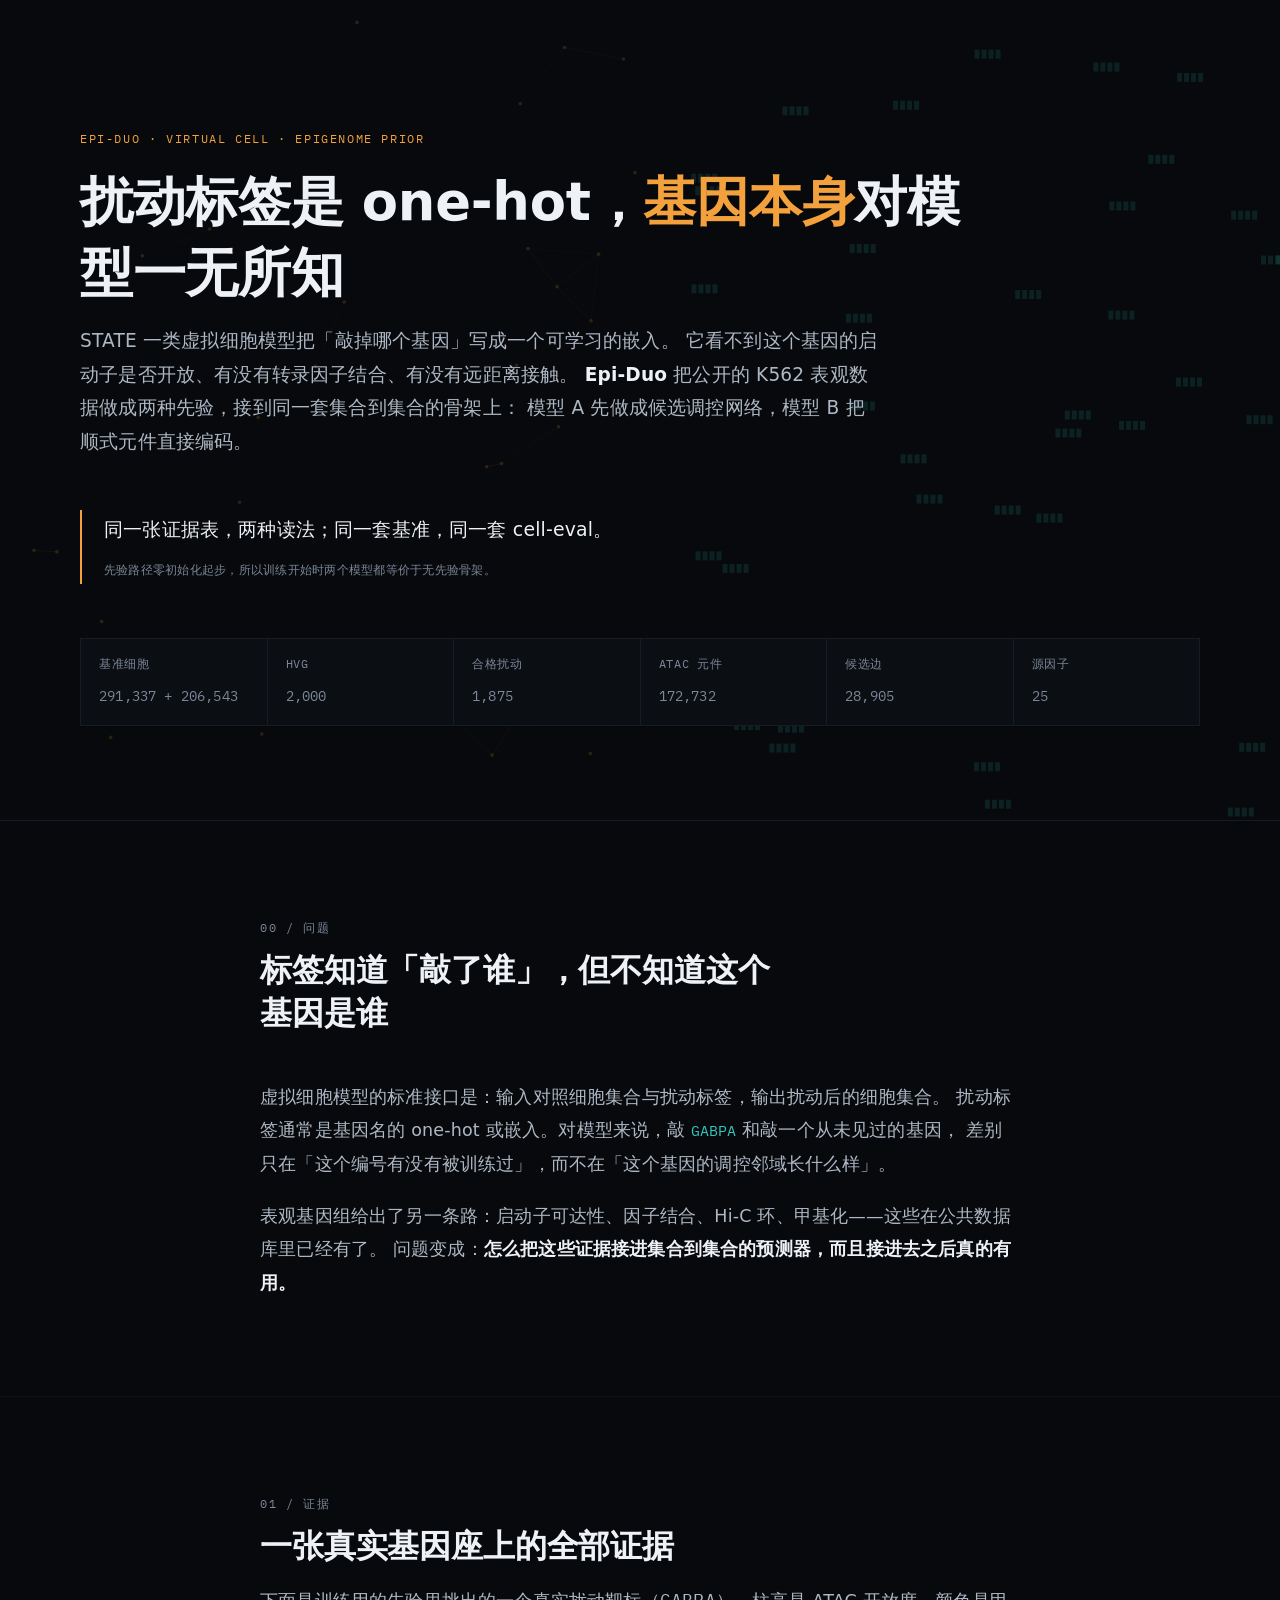
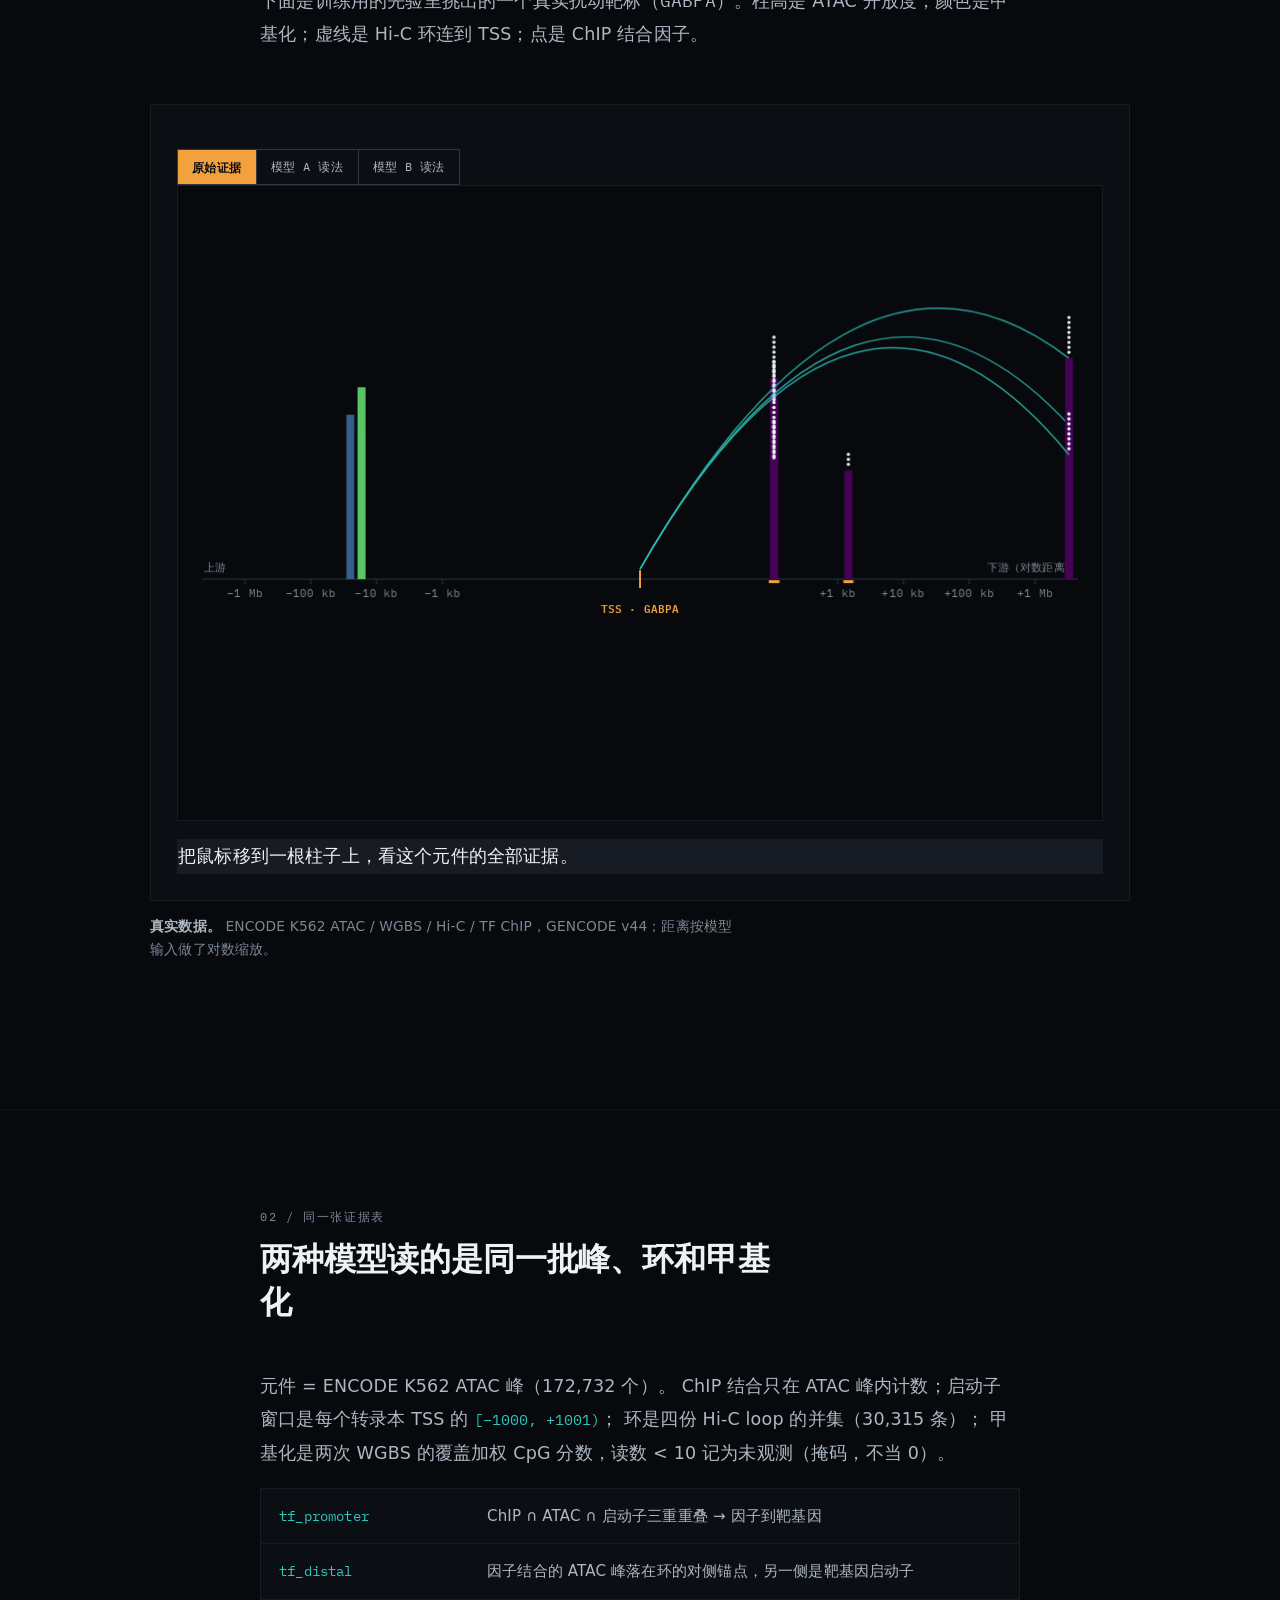
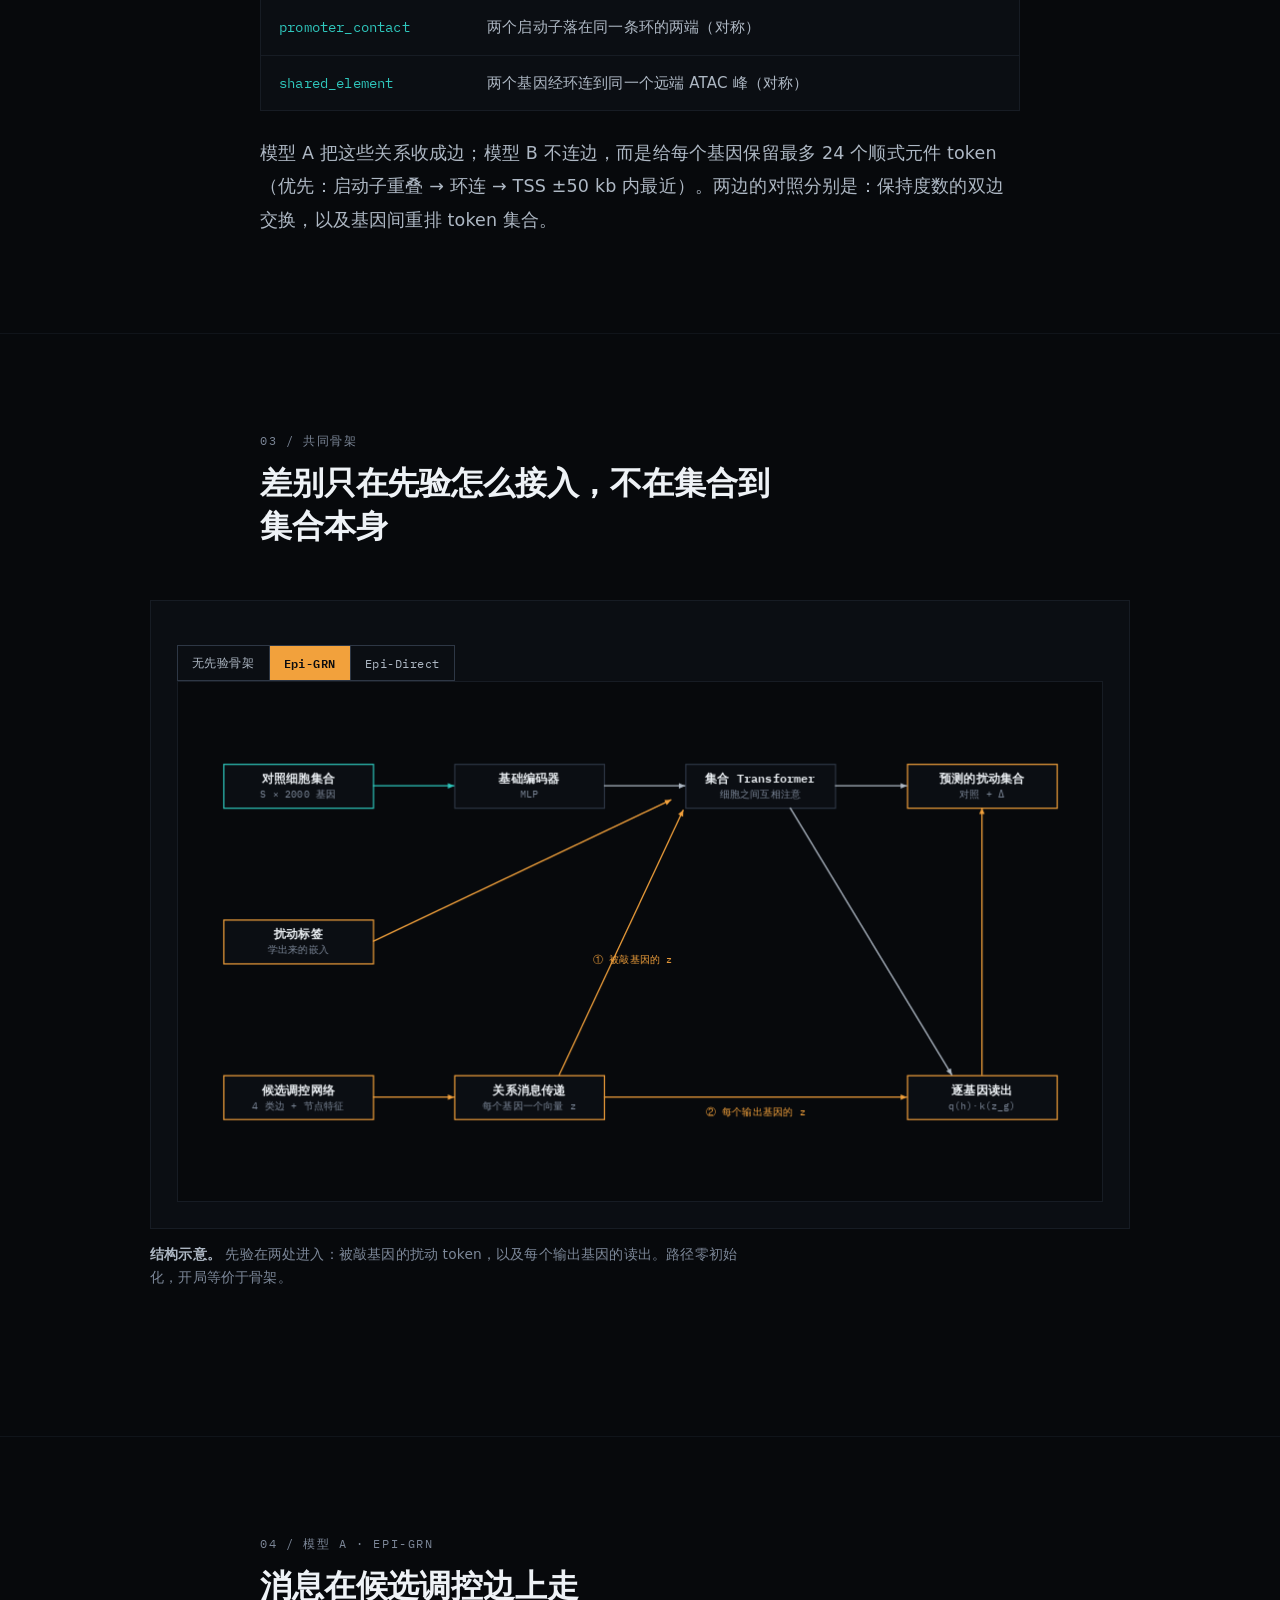
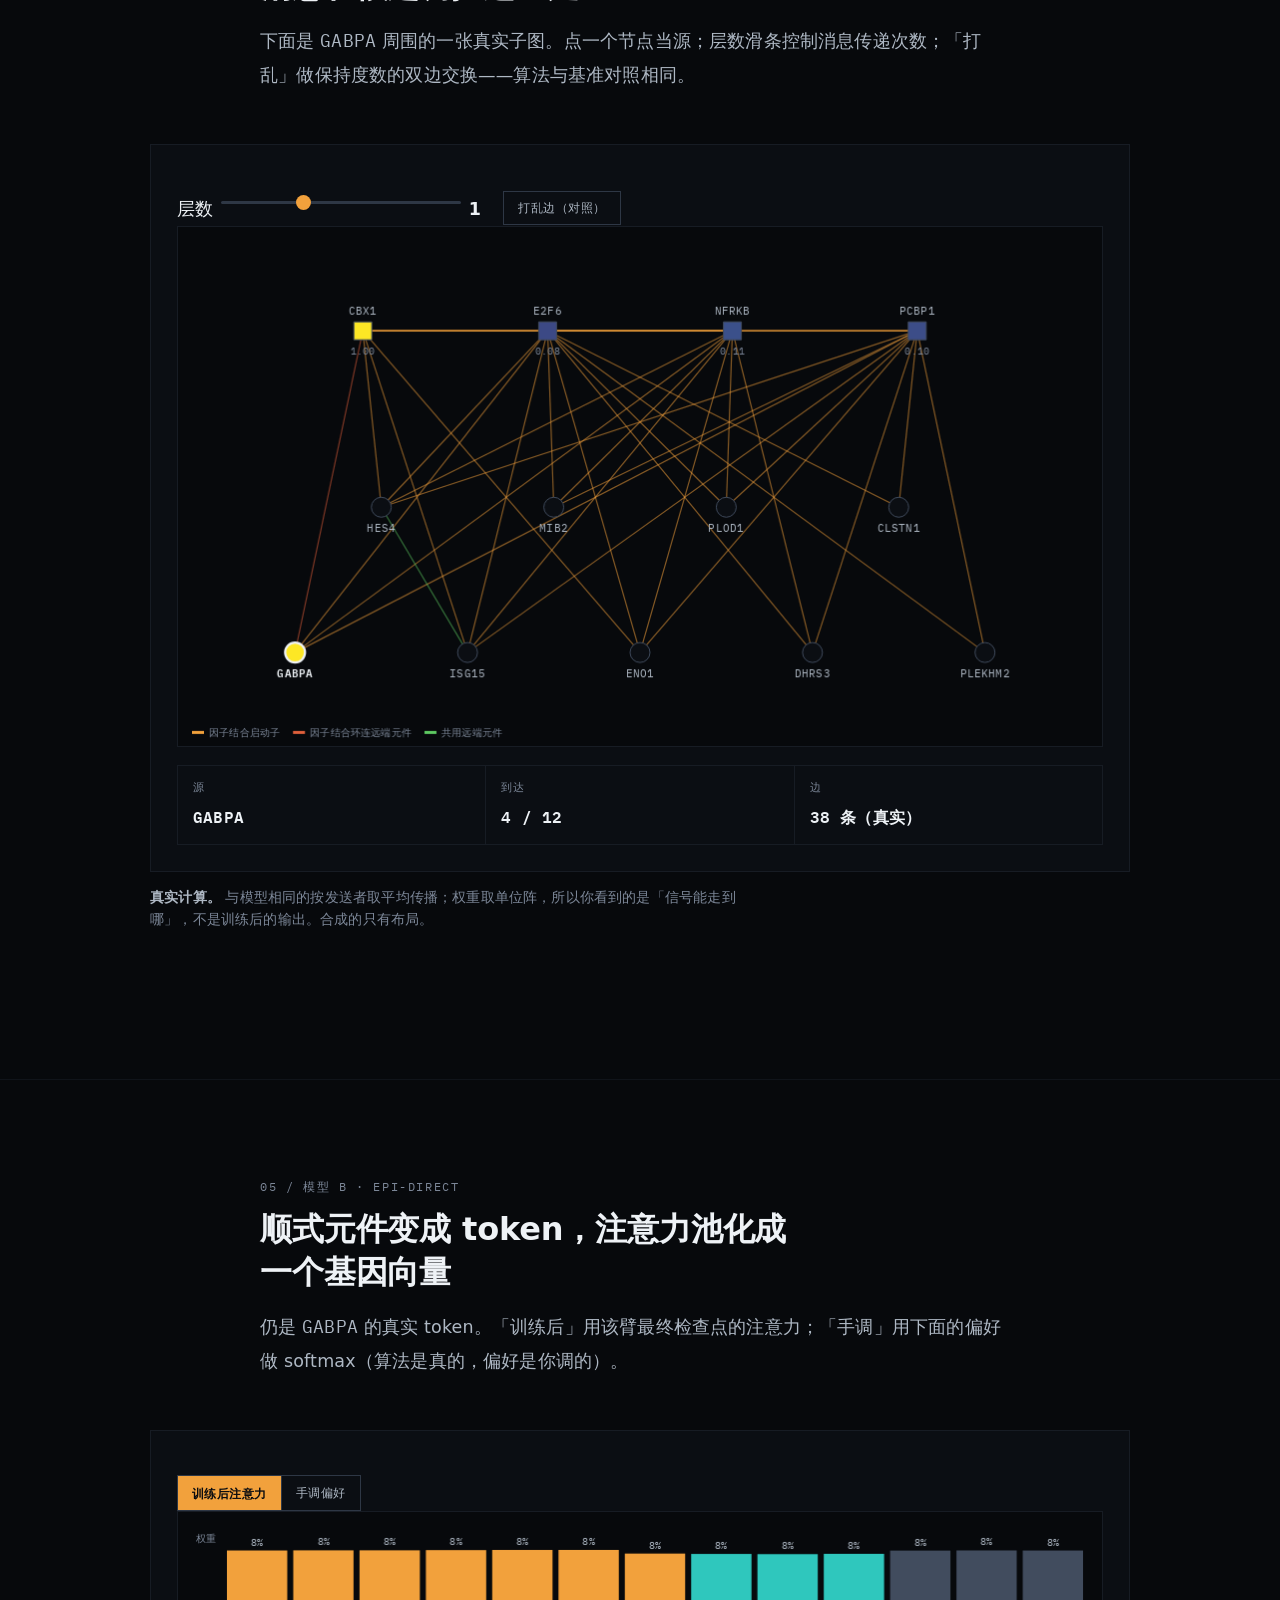
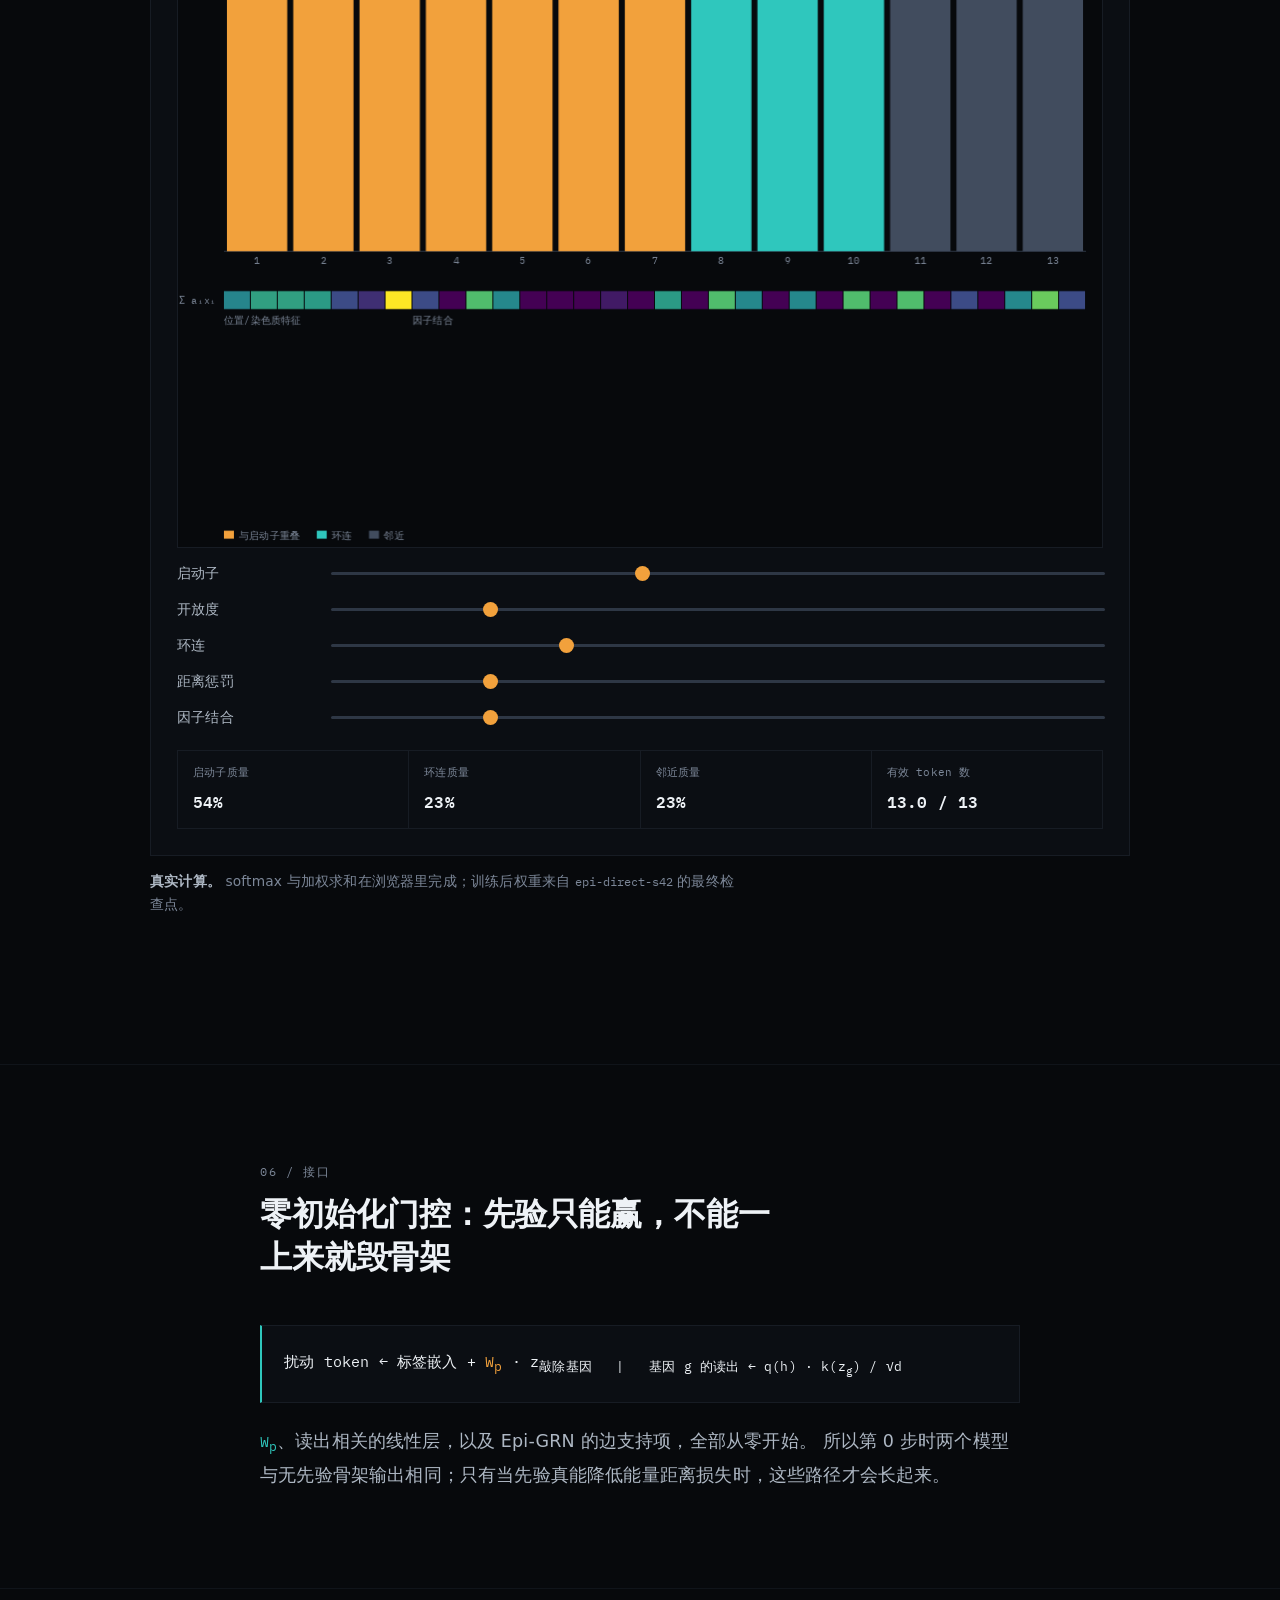
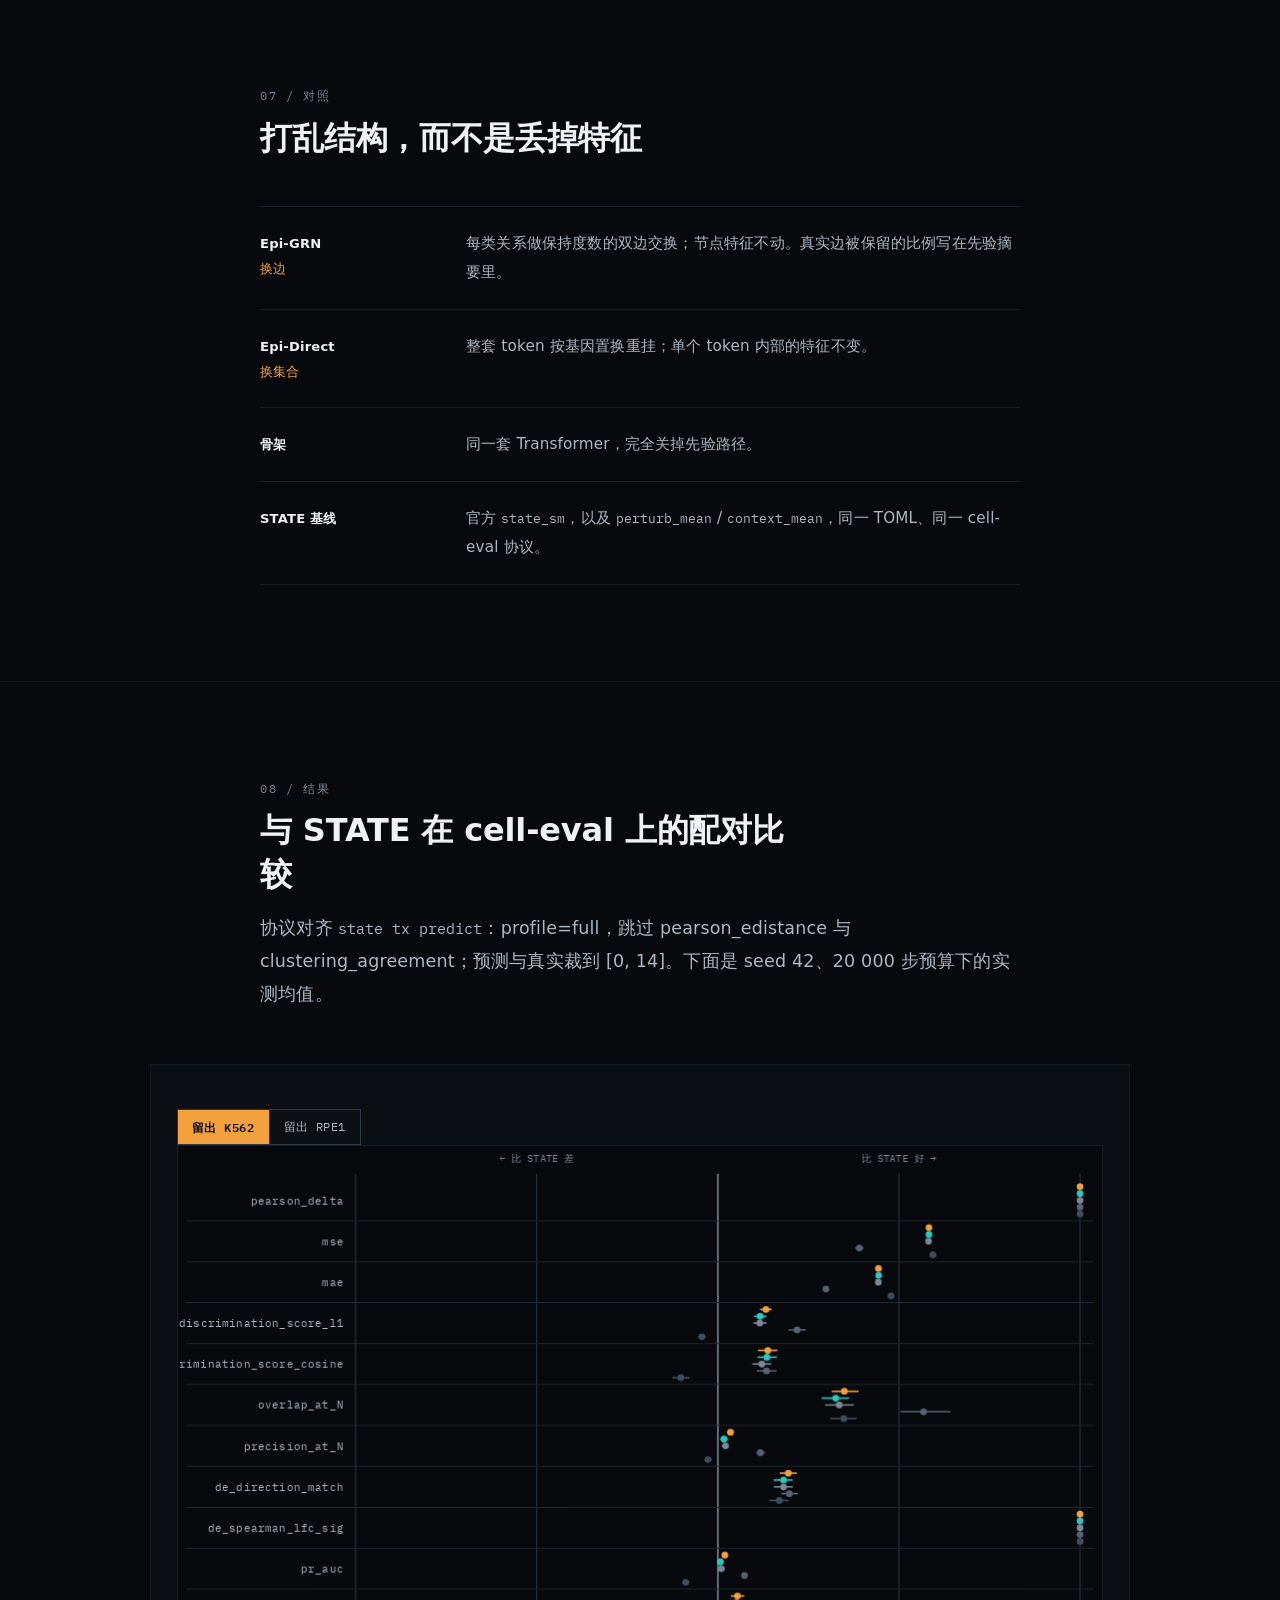
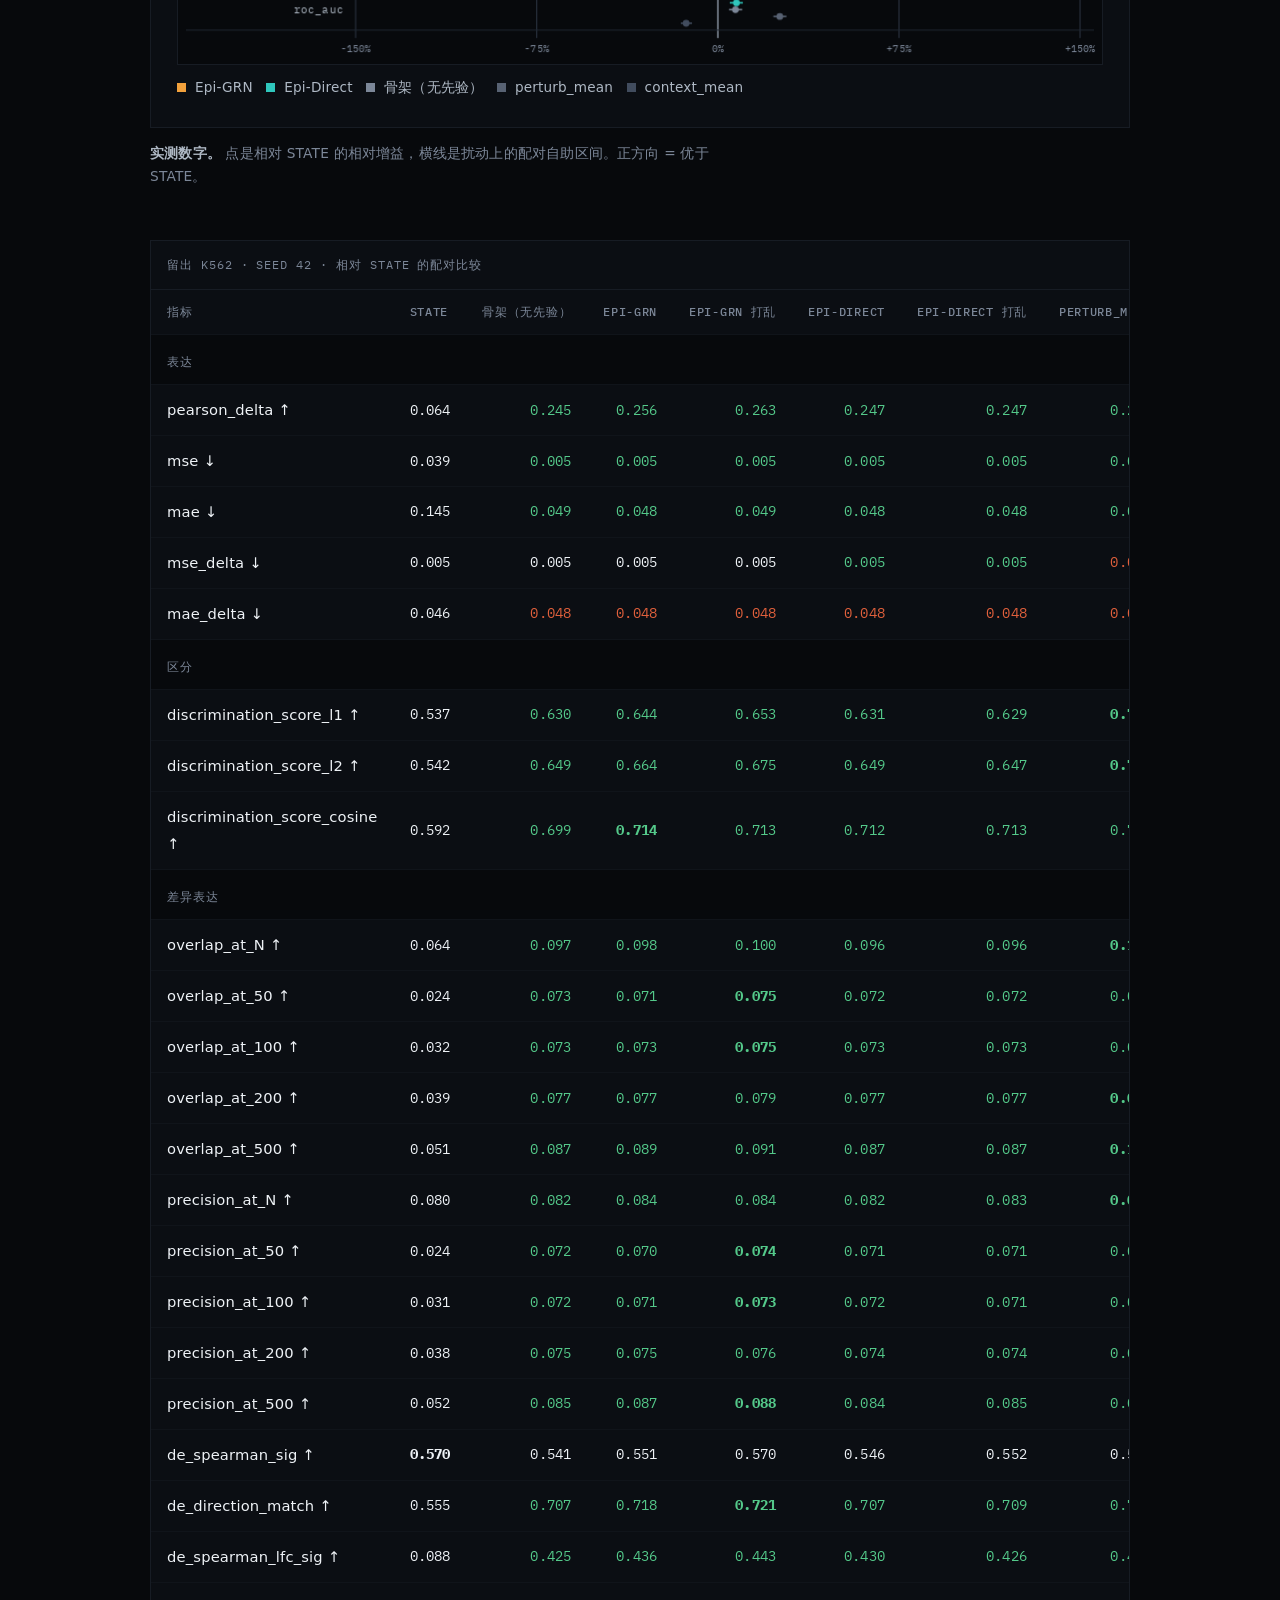
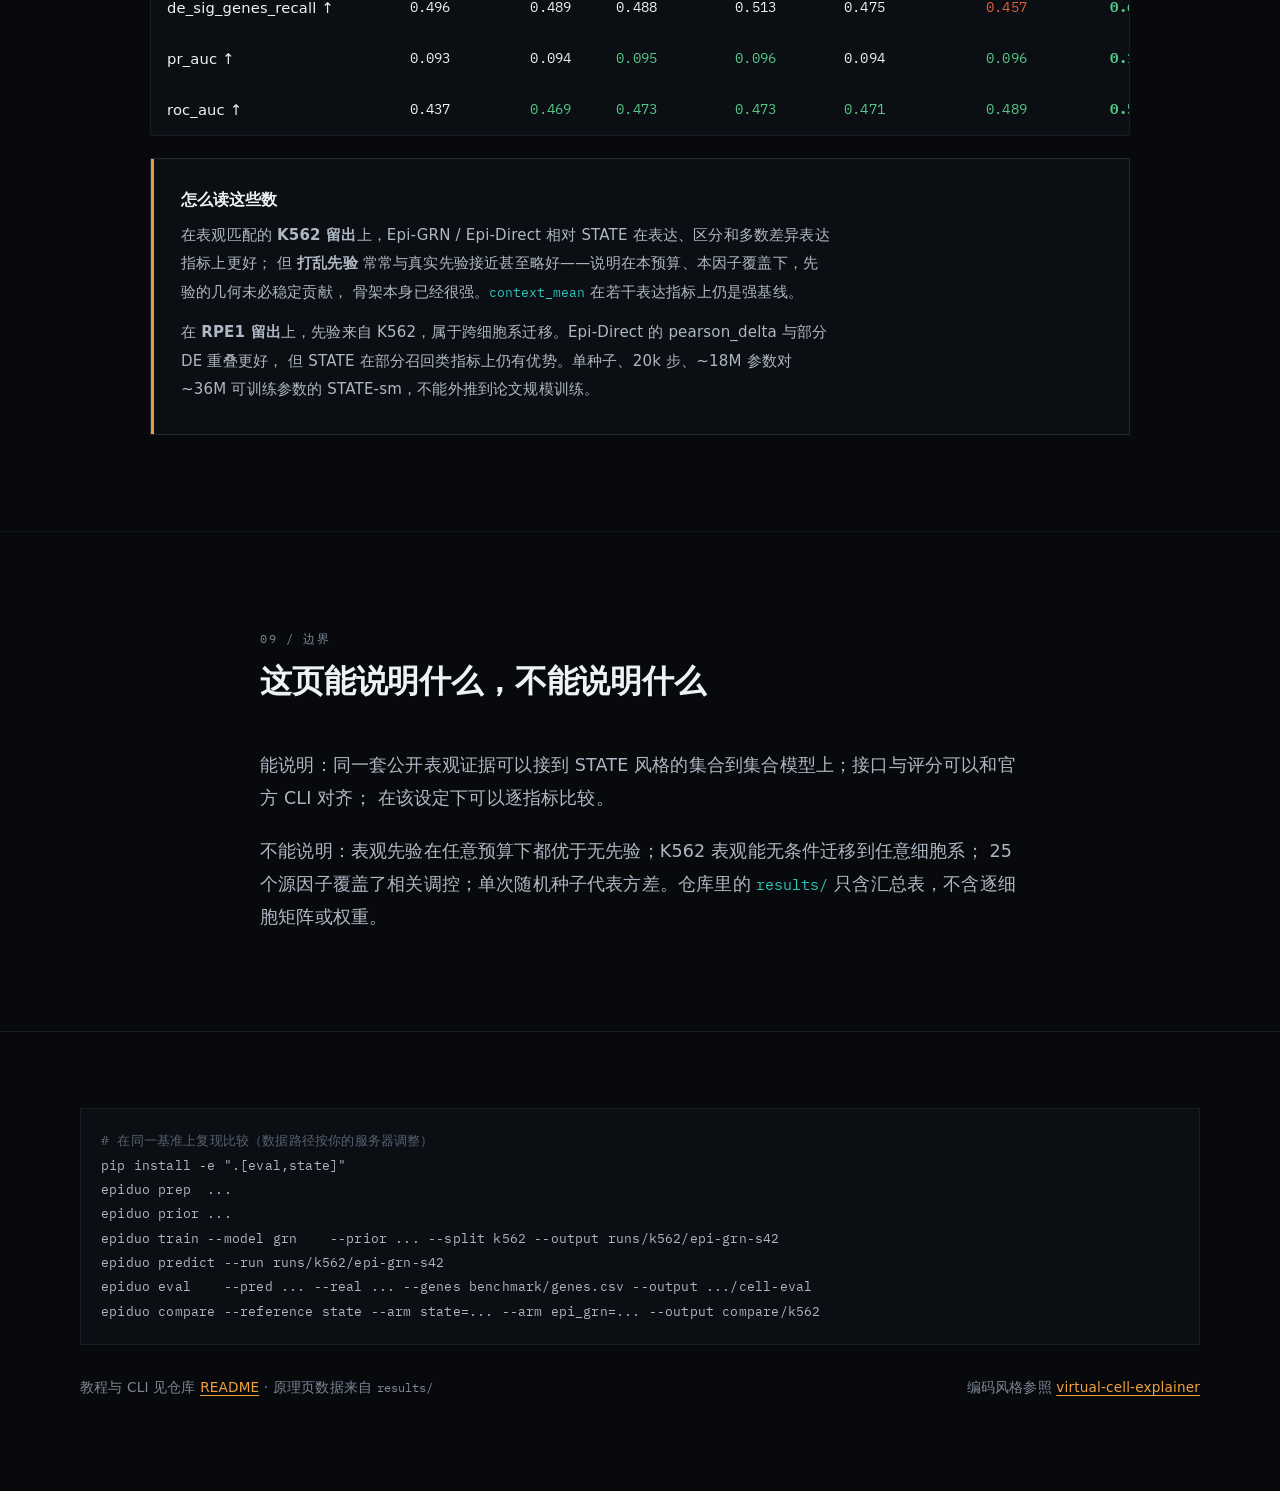
<file: docs/index.html>
<!DOCTYPE html>
<html lang="zh-CN">
<head>
<meta charset="utf-8">
<meta name="viewport" content="width=device-width, initial-scale=1, viewport-fit=cover">
<title>Epi-Duo：两条把表观证据送进虚拟细胞的路</title>
<meta name="description" content="同一张表观证据表，两种读法：先做成调控网络再输入，或把顺式元件直接编码。与 STATE 在同一 Replogle 基准、同一 cell-eval 协议下比较。">
<link rel="preconnect" href="https://fonts.googleapis.com">
<link rel="preconnect" href="https://fonts.gstatic.com" crossorigin>
<link href="https://fonts.googleapis.com/css2?family=IBM+Plex+Mono:wght@400;500;600&display=swap" rel="stylesheet">
<link rel="stylesheet" href="styles.css">
</head>
<body>
<a class="skip" href="#main">跳到正文</a>

<header class="masthead">
  <canvas id="heroField" aria-hidden="true"></canvas>
  <div class="wrap">
    <p class="eyebrow">Epi-Duo · virtual cell · epigenome prior</p>
    <h1>扰动标签是 one-hot，<em>基因本身</em>对模型一无所知</h1>
    <p class="lede">
      STATE 一类虚拟细胞模型把「敲掉哪个基因」写成一个可学习的嵌入。
      它看不到这个基因的启动子是否开放、有没有转录因子结合、有没有远距离接触。
      <strong>Epi-Duo</strong> 把公开的 K562 表观数据做成两种先验，接到同一套集合到集合的骨架上：
      模型 A 先做成候选调控网络，模型 B 把顺式元件直接编码。
    </p>
    <p class="claim">
      同一张证据表，两种读法；同一套基准，同一套 cell-eval。<br>
      <small>先验路径零初始化起步，所以训练开始时两个模型都等价于无先验骨架。</small>
    </p>
    <dl class="facts">
      <div class="fact"><dt>基准细胞</dt><dd><span data-fill="benchmark.cells.k562">—</span><span> + </span><span data-fill="benchmark.cells.rpe1">—</span></dd></div>
      <div class="fact"><dt>HVG</dt><dd><span data-fill="benchmark.hvg">—</span></dd></div>
      <div class="fact"><dt>合格扰动</dt><dd><span data-fill="benchmark.eligible">—</span></dd></div>
      <div class="fact"><dt>ATAC 元件</dt><dd><span data-fill="prior.atac">—</span></dd></div>
      <div class="fact"><dt>候选边</dt><dd><span id="edgeTotal">—</span></dd></div>
      <div class="fact"><dt>源因子</dt><dd><span data-fill="prior.factors">—</span></dd></div>
    </dl>
  </div>
</header>

<main id="main">

<section>
  <div class="col">
    <div class="sec-head" data-reveal>
      <span class="sec-num">00 / 问题</span>
      <h2>标签知道「敲了谁」，但不知道这个基因是谁</h2>
    </div>
    <div class="prose" data-reveal>
      <p>
        虚拟细胞模型的标准接口是：输入对照细胞集合与扰动标签，输出扰动后的细胞集合。
        扰动标签通常是基因名的 one-hot 或嵌入。对模型来说，敲 <code>GABPA</code> 和敲一个从未见过的基因，
        差别只在「这个编号有没有被训练过」，而不在「这个基因的调控邻域长什么样」。
      </p>
      <p>
        表观基因组给出了另一条路：启动子可达性、因子结合、Hi-C 环、甲基化——这些在公共数据库里已经有了。
        问题变成：<strong>怎么把这些证据接进集合到集合的预测器，而且接进去之后真的有用。</strong>
      </p>
    </div>
  </div>
</section>

<section>
  <div class="col-wide">
    <div class="sec-head col" data-reveal>
      <span class="sec-num">01 / 证据</span>
      <h2>一张真实基因座上的全部证据</h2>
      <p>下面是训练用的先验里挑出的一个真实扰动靶标（<span class="mono" data-fill="example.gene">—</span>）。柱高是 ATAC 开放度，颜色是甲基化；虚线是 Hi-C 环连到 TSS；点是 ChIP 结合因子。</p>
    </div>
    <figure class="fig" data-reveal>
      <div class="fig__frame">
        <div class="ctl-row">
          <div class="seg">
            <button type="button" class="btn" id="locusRaw" aria-pressed="true">原始证据</button>
            <button type="button" class="btn" id="locusGrn" aria-pressed="false">模型 A 读法</button>
            <button type="button" class="btn" id="locusDirect" aria-pressed="false">模型 B 读法</button>
          </div>
        </div>
        <canvas id="locus" class="field tall" width="980" height="560"></canvas>
        <p class="readout" id="locusInfo">把鼠标移到一根柱子上，看这个元件的全部证据。</p>
      </div>
      <figcaption><b>真实数据。</b> ENCODE K562 ATAC / WGBS / Hi-C / TF ChIP，GENCODE v44；距离按模型输入做了对数缩放。</figcaption>
    </figure>
  </div>
</section>

<section>
  <div class="col">
    <div class="sec-head" data-reveal>
      <span class="sec-num">02 / 同一张证据表</span>
      <h2>两种模型读的是同一批峰、环和甲基化</h2>
    </div>
    <div class="prose" data-reveal>
      <p>
        元件 = ENCODE K562 ATAC 峰（<span data-fill="prior.atac">—</span> 个）。
        ChIP 结合只在 ATAC 峰内计数；启动子窗口是每个转录本 TSS 的 <code>[−1000, +1001)</code>；
        环是四份 Hi-C loop 的并集（<span data-fill="prior.loops">—</span> 条）；
        甲基化是两次 WGBS 的覆盖加权 CpG 分数，读数 &lt; 10 记为未观测（掩码，不当 0）。
      </p>
    </div>
    <ul class="terms" data-reveal>
      <li><span class="k">tf_promoter</span><span class="v">ChIP ∩ ATAC ∩ 启动子三重重叠 → 因子到靶基因</span></li>
      <li><span class="k">tf_distal</span><span class="v">因子结合的 ATAC 峰落在环的对侧锚点，另一侧是靶基因启动子</span></li>
      <li><span class="k">promoter_contact</span><span class="v">两个启动子落在同一条环的两端（对称）</span></li>
      <li><span class="k">shared_element</span><span class="v">两个基因经环连到同一个远端 ATAC 峰（对称）</span></li>
    </ul>
    <div class="prose" data-reveal style="margin-top:26px">
      <p>
        模型 A 把这些关系收成边；模型 B 不连边，而是给每个基因保留最多 24 个顺式元件 token
        （优先：启动子重叠 → 环连 → TSS ±50 kb 内最近）。两边的对照分别是：保持度数的双边交换，以及基因间重排 token 集合。
      </p>
    </div>
  </div>
</section>

<section>
  <div class="col-wide">
    <div class="sec-head col" data-reveal>
      <span class="sec-num">03 / 共同骨架</span>
      <h2>差别只在先验怎么接入，不在集合到集合本身</h2>
    </div>
    <figure class="fig" data-reveal>
      <div class="fig__frame">
        <div class="ctl-row">
          <div class="seg">
            <button type="button" class="btn" id="archNone" aria-pressed="false">无先验骨架</button>
            <button type="button" class="btn" id="archGrn" aria-pressed="true">Epi-GRN</button>
            <button type="button" class="btn" id="archDirect" aria-pressed="false">Epi-Direct</button>
          </div>
        </div>
        <canvas id="arch" class="field" width="980" height="420"></canvas>
      </div>
      <figcaption><b>结构示意。</b> 先验在两处进入：被敲基因的扰动 token，以及每个输出基因的读出。路径零初始化，开局等价于骨架。</figcaption>
    </figure>
  </div>
</section>

<section>
  <div class="col-wide">
    <div class="sec-head col" data-reveal>
      <span class="sec-num">04 / 模型 A · Epi-GRN</span>
      <h2>消息在候选调控边上走</h2>
      <p>下面是 <span class="mono" data-fill="example.gene">—</span> 周围的一张真实子图。点一个节点当源；层数滑条控制消息传递次数；「打乱」做保持度数的双边交换——算法与基准对照相同。</p>
    </div>
    <figure class="fig" data-reveal>
      <div class="fig__frame">
        <div class="ctl-row">
          <label>层数 <input id="mpLayers" type="range" min="0" max="3" value="1"> <b id="mpLayersVal">1</b></label>
          <button type="button" class="btn" id="mpShuffle" aria-pressed="false">打乱边（对照）</button>
        </div>
        <canvas id="mp" class="field" width="980" height="480"></canvas>
        <div class="readout">
          <div><dt>源</dt><dd id="mpSource">—</dd></div>
          <div><dt>到达</dt><dd id="mpReached">—</dd></div>
          <div><dt>边</dt><dd id="mpEdges">—</dd></div>
        </div>
      </div>
      <figcaption><b>真实计算。</b> 与模型相同的按发送者取平均传播；权重取单位阵，所以你看到的是「信号能走到哪」，不是训练后的输出。合成的只有布局。</figcaption>
    </figure>
  </div>
</section>

<section>
  <div class="col-wide">
    <div class="sec-head col" data-reveal>
      <span class="sec-num">05 / 模型 B · Epi-Direct</span>
      <h2>顺式元件变成 token，注意力池化成一个基因向量</h2>
      <p>仍是 <span class="mono" data-fill="example.gene">—</span> 的真实 token。「训练后」用该臂最终检查点的注意力；「手调」用下面的偏好做 softmax（算法是真的，偏好是你调的）。</p>
    </div>
    <figure class="fig" data-reveal>
      <div class="fig__frame">
        <div class="ctl-row">
          <div class="seg">
            <button type="button" class="btn" id="poolTrained" aria-pressed="true">训练后注意力</button>
            <button type="button" class="btn" id="poolManual" aria-pressed="false">手调偏好</button>
          </div>
        </div>
        <canvas id="pool" class="field tall" width="980" height="520"></canvas>
        <div class="slider-row">
          <label>启动子 <input id="pwPromoter" type="range" min="0" max="5" step="0.1" value="2"></label>
          <label>开放度 <input id="pwAccess" type="range" min="0" max="5" step="0.1" value="1"></label>
          <label>环连 <input id="pwLoop" type="range" min="0" max="5" step="0.1" value="1.5"></label>
          <label>距离惩罚 <input id="pwDist" type="range" min="0" max="5" step="0.1" value="1"></label>
          <label>因子结合 <input id="pwChip" type="range" min="0" max="5" step="0.1" value="1"></label>
        </div>
        <div class="readout">
          <div><dt>启动子质量</dt><dd id="poolProm">—</dd></div>
          <div><dt>环连质量</dt><dd id="poolLoop">—</dd></div>
          <div><dt>邻近质量</dt><dd id="poolNear">—</dd></div>
          <div><dt>有效 token 数</dt><dd id="poolEff">—</dd></div>
        </div>
      </div>
      <figcaption><b>真实计算。</b> softmax 与加权求和在浏览器里完成；训练后权重来自 <code>epi-direct-s42</code> 的最终检查点。</figcaption>
    </figure>
  </div>
</section>

<section>
  <div class="col">
    <div class="sec-head" data-reveal>
      <span class="sec-num">06 / 接口</span>
      <h2>零初始化门控：先验只能赢，不能一上来就毁骨架</h2>
    </div>
    <div class="eq" data-reveal>
      扰动 token ← 标签嵌入 + <span class="pert">W<sub>p</sub></span> · z<sub>敲除基因</span>
      &nbsp;&nbsp;|&nbsp;&nbsp;
      基因 g 的读出 ← q(h) · k(z<sub>g</sub>) / √d
    </div>
    <div class="prose" data-reveal>
      <p>
        <code>W<sub>p</sub></code>、读出相关的线性层，以及 Epi-GRN 的边支持项，全部从零开始。
        所以第 0 步时两个模型与无先验骨架输出相同；只有当先验真能降低能量距离损失时，这些路径才会长起来。
      </p>
    </div>
  </div>
</section>

<section>
  <div class="col">
    <div class="sec-head" data-reveal>
      <span class="sec-num">07 / 对照</span>
      <h2>打乱结构，而不是丢掉特征</h2>
    </div>
    <ul class="steps" data-reveal>
      <li><span class="id"><b>Epi-GRN</b>换边</span><div class="body"><p>每类关系做保持度数的双边交换；节点特征不动。真实边被保留的比例写在先验摘要里。</p></div></li>
      <li><span class="id"><b>Epi-Direct</b>换集合</span><div class="body"><p>整套 token 按基因置换重挂；单个 token 内部的特征不变。</p></div></li>
      <li><span class="id"><b>骨架</b></span><div class="body"><p>同一套 Transformer，完全关掉先验路径。</p></div></li>
      <li><span class="id"><b>STATE 基线</b></span><div class="body"><p>官方 <code>state_sm</code>，以及 <code>perturb_mean</code> / <code>context_mean</code>，同一 TOML、同一 cell-eval 协议。</p></div></li>
    </ul>
  </div>
</section>

<section>
  <div class="col-wide">
    <div class="sec-head col" data-reveal>
      <span class="sec-num">08 / 结果</span>
      <h2>与 STATE 在 cell-eval 上的配对比较</h2>
      <p>协议对齐 <code>state tx predict</code>：profile=full，跳过 pearson_edistance 与 clustering_agreement；预测与真实裁到 [0, 14]。下面是 seed 42、20&nbsp;000 步预算下的实测均值。</p>
    </div>
    <figure class="fig" data-reveal>
      <div class="fig__frame">
        <div class="ctl-row">
          <div class="seg">
            <button type="button" class="btn" id="resK562" aria-pressed="true">留出 K562</button>
            <button type="button" class="btn" id="resRpe1" aria-pressed="false">留出 RPE1</button>
          </div>
        </div>
        <canvas id="resChart" class="field" width="980" height="520"></canvas>
        <div id="resLegend"></div>
      </div>
      <figcaption><b>实测数字。</b> 点是相对 STATE 的相对增益，横线是扰动上的配对自助区间。正方向 = 优于 STATE。</figcaption>
    </figure>
    <div class="tblwrap" id="resTable" data-reveal style="margin-top:18px"></div>
    <div class="callout" data-reveal style="margin-top:22px">
      <h3>怎么读这些数</h3>
      <p>
        在表观匹配的 <strong>K562 留出</strong>上，Epi-GRN / Epi-Direct 相对 STATE 在表达、区分和多数差异表达指标上更好；
        但 <strong>打乱先验</strong> 常常与真实先验接近甚至略好——说明在本预算、本因子覆盖下，先验的几何未必稳定贡献，
        骨架本身已经很强。<code>context_mean</code> 在若干表达指标上仍是强基线。
      </p>
      <p>
        在 <strong>RPE1 留出</strong>上，先验来自 K562，属于跨细胞系迁移。Epi-Direct 的 pearson_delta 与部分 DE 重叠更好，
        但 STATE 在部分召回类指标上仍有优势。单种子、20k 步、~18M 参数对 ~36M 可训练参数的 STATE-sm，不能外推到论文规模训练。
      </p>
    </div>
  </div>
</section>

<section>
  <div class="col">
    <div class="sec-head" data-reveal>
      <span class="sec-num">09 / 边界</span>
      <h2>这页能说明什么，不能说明什么</h2>
    </div>
    <div class="prose" data-reveal>
      <p>
        能说明：同一套公开表观证据可以接到 STATE 风格的集合到集合模型上；接口与评分可以和官方 CLI 对齐；
        在该设定下可以逐指标比较。
      </p>
      <p>
        不能说明：表观先验在任意预算下都优于无先验；K562 表观能无条件迁移到任意细胞系；
        25 个源因子覆盖了相关调控；单次随机种子代表方差。仓库里的 <code>results/</code> 只含汇总表，不含逐细胞矩阵或权重。
      </p>
    </div>
  </div>
</section>

</main>

<footer>
  <div class="wrap">
    <div class="repro">
<pre><span class="c"># 在同一基准上复现比较（数据路径按你的服务器调整）</span>
pip install -e ".[eval,state]"
epiduo prep  ...
epiduo prior ...
epiduo train --model grn    --prior ... --split k562 --output runs/k562/epi-grn-s42
epiduo predict --run runs/k562/epi-grn-s42
epiduo eval    --pred ... --real ... --genes benchmark/genes.csv --output .../cell-eval
epiduo compare --reference state --arm state=... --arm epi_grn=... --output compare/k562</pre>
    </div>
    <div class="foot-note">
      <span>教程与 CLI 见仓库 <a href="../README.md">README</a> · 原理页数据来自 <code>results/</code></span>
      <span>编码风格参照 <a href="https://github.com/kainblue100/virtual-cell-explainer">virtual-cell-explainer</a></span>
    </div>
  </div>
</footer>

<script src="results.js"></script>
<script>
(function () {
  var p = (window.EPIDUO || {}).prior || {};
  var edges = p.edges || {};
  var total = Object.keys(edges).reduce(function (a, k) { return a + edges[k]; }, 0);
  var el = document.getElementById('edgeTotal');
  if (el) el.textContent = total ? total.toLocaleString('en-US') : '—';
})();
</script>
<script src="app.js"></script>
</body>
</html>
</file>
<file: docs/styles.css>
/* ============================================================
   虚拟细胞模型解释器
   色板来自单细胞数据本身：
   - viridis 色带用于表达量 / 注意力热图
   - 对照 (ctl) 与扰动 (pert) 取自同一色带的两端，
     因为整页讲的都是「两个分布之间的距离」
   ============================================================ */

:root{
  /* ground: near-black with a faint teal cast */
  --ink-900:#07090c;
  --ink-850:#0b0e13;
  --ink-800:#10141a;
  --ink-700:#171c24;
  --ink-600:#212833;
  --ink-500:#2e3745;
  --ink-400:#414c5e;

  --text-100:#eef2f6;
  --text-300:#aeb8c4;
  --text-500:#7c8798;
  --text-700:#586273;

  /* the two roles the whole page is about */
  --ctl:#2fc7bd;          /* 对照 / basal */
  --ctl-dim:#1b7f79;
  --pert:#f2a13c;         /* 扰动 / perturbed */
  --pert-dim:#a76b1e;

  /* viridis ramp, for anything that encodes a magnitude */
  --v0:#440154;
  --v1:#3b528b;
  --v2:#21918c;
  --v3:#5ec962;
  --v4:#fde725;

  --ok:#54c98a;
  --warn:#e0a13c;
  --bad:#e0603c;

  --measure:68ch;
  --g1:4px;
  --g4:16px;
  --g9:36px;
  --radius:3px;

  --cjk:"PingFang SC","Microsoft YaHei","Source Han Sans SC","Noto Sans CJK SC",
        "Hiragino Sans GB",ui-sans-serif,system-ui,-apple-system,"Segoe UI",sans-serif;
  --mono:"IBM Plex Mono",ui-monospace,"SF Mono",Menlo,Consolas,"Courier New",monospace;
  --font-cjk:var(--cjk);
}

*,*::before,*::after{box-sizing:border-box}
html{-webkit-text-size-adjust:100%}
body{
  margin:0;
  background:var(--ink-900);
  color:var(--text-100);
  font-family:var(--font-cjk);
  font-size:16.5px;
  line-height:1.85;          /* CJK needs more leading than latin */
  letter-spacing:.01em;
  -webkit-font-smoothing:antialiased;
}
@media (min-width:900px){ body{font-size:17.5px;line-height:1.9} }

img,canvas,svg,video{display:block;max-width:100%}
a{color:inherit}

h1,h2,h3,h4{
  margin:0;
  line-height:1.35;
  font-weight:600;
  letter-spacing:-.005em;
}
p{margin:0}
code,kbd,samp{font-family:var(--mono);font-size:.88em;letter-spacing:0}

:focus-visible{
  outline:2px dashed var(--pert);
  outline-offset:3px;
  border-radius:2px;
}
::selection{background:var(--pert);color:#0a0c10}

.skip{
  position:absolute;left:-9999px;top:0;z-index:200;
  background:var(--pert);color:#0a0c10;padding:12px 18px;font-weight:600;
}
.skip:focus{left:12px;top:12px}

/* ------------------------------------------------------------ measure */
.wrap{width:min(1120px,100% - 40px);margin-inline:auto}
.col{width:min(760px,100% - 40px);margin-inline:auto}
.col-wide{width:min(980px,100% - 40px);margin-inline:auto}

/* ------------------------------------------------------------ masthead */
.masthead{
  position:relative;
  padding:clamp(64px,10vw,140px) 0 clamp(40px,6vw,76px);
  border-bottom:1px solid var(--ink-700);
  overflow:hidden;
}
#heroField{
  position:absolute;inset:0;width:100%;height:100%;
  opacity:.5;
}
.masthead .wrap{position:relative;z-index:1}
.eyebrow{
  font-family:var(--mono);
  font-size:.72rem;letter-spacing:.14em;text-transform:uppercase;
  color:var(--pert);
  margin-bottom:var(--g4);
}
h1{
  font-size:clamp(1.85rem,5.2vw,3.3rem);
  max-width:24ch;
  font-weight:600;
}
h1 em{font-style:normal;color:var(--pert)}
.lede{
  margin-top:var(--g4);
  max-width:var(--measure);
  font-size:clamp(1rem,2vw,1.16rem);
  color:var(--text-300);
  line-height:1.8;
}
.lede strong{color:var(--text-100);font-weight:600}
.lede code{color:var(--ctl)}

/* the one-line claim */
.claim{
  margin-top:clamp(32px,5vw,52px);
  border-left:2px solid var(--pert);
  padding:2px 0 2px 22px;
  max-width:var(--measure);
  font-size:clamp(1rem,2.1vw,1.18rem);
  color:var(--text-100);
}
.claim small{
  display:block;margin-top:10px;
  font-family:var(--mono);font-size:.78rem;
  color:var(--text-500);letter-spacing:.02em;
}

/* fact strip */
.facts{
  margin-top:clamp(34px,5vw,54px);
  display:grid;grid-template-columns:repeat(auto-fit,minmax(148px,1fr));
  gap:1px;background:var(--ink-700);border:1px solid var(--ink-700);
}
.fact{background:var(--ink-850);padding:14px 18px}
.fact dt{
  font-size:.72rem;color:var(--text-500);
  font-family:var(--mono);letter-spacing:.06em;
}
.fact dd{
  margin:6px 0 0;
  font-family:var(--mono);font-weight:600;
  font-size:1.02rem;color:var(--text-100);
  font-variant-numeric:tabular-nums;
}
.fact dd span{color:var(--text-500);font-weight:400;font-size:.85em}

/* ------------------------------------------------------------ sections */
section{padding:clamp(52px,8vw,96px) 0;border-bottom:1px solid var(--ink-800)}
section:last-of-type{border-bottom:0}

.sec-head{margin-bottom:clamp(28px,4vw,46px)}
.sec-num{
  display:block;margin-bottom:10px;
  font-family:var(--mono);font-size:.72rem;
  letter-spacing:.14em;text-transform:uppercase;
  color:var(--text-500);
}
h2{font-size:clamp(1.4rem,3.4vw,2rem);max-width:24ch}
.sec-head p{margin-top:var(--g4);max-width:var(--measure);color:var(--text-300)}

h3{font-size:1.1rem;margin-bottom:10px}
h4{
  font-family:var(--mono);font-size:.78rem;letter-spacing:.1em;
  text-transform:uppercase;color:var(--text-500);
  margin-bottom:12px;font-weight:500;
}

.prose p + p{margin-top:1.1em}
.prose{max-width:var(--measure);color:var(--text-300)}
.prose strong{color:var(--text-100);font-weight:600}
.prose code{color:var(--ctl)}
.prose em{font-style:normal;color:var(--pert)}

/* the equation block */
.eq{
  margin:22px 0;
  padding:20px 22px;
  background:var(--ink-850);
  border:1px solid var(--ink-700);
  border-left:2px solid var(--ctl);
  font-family:var(--mono);
  font-size:.95rem;
  line-height:2.1;
  color:var(--text-100);
  overflow-x:auto;
}
.eq .n{color:var(--text-500)}
.eq .ctl{color:var(--ctl)}
.eq .pert{color:var(--pert)}
.eq .noise{color:var(--text-500)}

/* term list */
.terms{
  list-style:none;margin:18px 0 0;padding:0;
  display:grid;gap:1px;background:var(--ink-700);
  border:1px solid var(--ink-700);
}
.terms li{
  background:var(--ink-850);
  padding:13px 18px;
  display:grid;grid-template-columns:1fr;gap:4px;
  font-size:.94rem;
}
@media (min-width:720px){ .terms li{grid-template-columns:190px 1fr;gap:18px;align-items:baseline} }
.terms .k{font-family:var(--mono);font-size:.86rem;color:var(--ctl)}
.terms .v{color:var(--text-300)}
.terms li.is-noise .k{color:var(--text-500)}

/* ------------------------------------------------------------ figure */
figure{margin:0}
.fig{margin:clamp(30px,5vw,52px) 0}
.fig__frame{
  background:var(--ink-850);
  border:1px solid var(--ink-700);
  padding:clamp(16px,2.4vw,26px);
}
figcaption{
  margin-top:14px;
  font-size:.86rem;
  color:var(--text-500);
  line-height:1.65;
  max-width:var(--measure);
}
figcaption b{color:var(--text-300);font-weight:600}

/* ------------------------------------------------------------ controls */
.ctl-row{
  display:flex;flex-wrap:wrap;gap:14px 22px;align-items:center;
  margin-top:18px;
}
.ctl-item{display:flex;align-items:center;gap:10px}
.ctl-item label{
  font-family:var(--mono);font-size:.76rem;
  color:var(--text-500);letter-spacing:.05em;white-space:nowrap;
}
input[type=range]{
  -webkit-appearance:none;appearance:none;
  width:clamp(120px,26vw,240px);height:24px;background:transparent;cursor:pointer;
}
input[type=range]::-webkit-slider-runnable-track{
  height:3px;background:var(--ink-500);border-radius:2px;
}
input[type=range]::-webkit-slider-thumb{
  -webkit-appearance:none;appearance:none;
  width:15px;height:15px;margin-top:-6px;
  background:var(--pert);border-radius:50%;
}
input[type=range]::-moz-range-track{height:3px;background:var(--ink-500)}
input[type=range]::-moz-range-thumb{
  width:15px;height:15px;background:var(--pert);border:0;border-radius:50%;
}
input[type=range]:focus-visible{outline:2px dashed var(--pert);outline-offset:4px}

.val{
  font-family:var(--mono);font-size:.86rem;
  color:var(--text-100);font-variant-numeric:tabular-nums;
  min-width:4.2em;
}

.btn{
  font-family:var(--mono);font-size:.78rem;letter-spacing:.04em;
  background:transparent;color:var(--text-300);
  border:1px solid var(--ink-500);
  padding:7px 14px;cursor:pointer;
  transition:background .18s ease-out,color .18s ease-out,border-color .18s ease-out;
}
.btn:hover{background:var(--ink-700);color:var(--text-100);border-color:var(--ink-400)}
.btn[aria-pressed=true]{
  background:var(--pert);color:#0a0c10;border-color:var(--pert);font-weight:600;
}
.btn:focus-visible{outline:2px dashed var(--pert);outline-offset:3px}

.seg{display:inline-flex;border:1px solid var(--ink-500)}
.seg .btn{border:0;border-right:1px solid var(--ink-500)}
.seg .btn:last-child{border-right:0}

/* ------------------------------------------------------------ readout */
.readout{
  margin-top:18px;
  display:grid;grid-template-columns:repeat(auto-fit,minmax(130px,1fr));
  gap:1px;background:var(--ink-700);border:1px solid var(--ink-700);
}
.readout div{background:var(--ink-850);padding:11px 15px}
.readout dt{font-family:var(--mono);font-size:.7rem;color:var(--text-500)}
.readout dd{
  margin:4px 0 0;font-family:var(--mono);font-weight:600;
  font-size:1rem;font-variant-numeric:tabular-nums;
}
.readout dd.hi{color:var(--pert)}

canvas.field{width:100%;height:auto;aspect-ratio:16/9;background:var(--ink-900);border:1px solid var(--ink-700)}
canvas.square{aspect-ratio:1}

/* attention grid */
.attn-wrap{display:grid;gap:26px}
@media (min-width:840px){ .attn-wrap{grid-template-columns:1fr 300px;gap:34px} }
#attnGrid{width:100%;height:auto;background:var(--ink-900);border:1px solid var(--ink-700);cursor:crosshair}
.attn-side h4{margin-top:0}
.attn-side p{font-size:.9rem;color:var(--text-300);line-height:1.75}
.attn-side .picked{
  font-family:var(--mono);font-size:.86rem;color:var(--pert);
  margin-top:10px;display:block;
}

/* ------------------------------------------------------------ steps */
.steps{list-style:none;margin:0;padding:0;border-top:1px solid var(--ink-700)}
.steps > li{
  padding:22px 0;
  border-bottom:1px solid var(--ink-700);
  display:grid;gap:8px;
}
@media (min-width:820px){
  .steps > li{grid-template-columns:170px 1fr;gap:36px;align-items:baseline}
}
.steps .id{
  font-family:var(--mono);font-size:.82rem;color:var(--pert);
}
.steps .id b{display:block;color:var(--text-100);font-weight:600;font-family:var(--font-cjk)}
.steps .body p{color:var(--text-300);font-size:.95rem;max-width:62ch}
.steps .body p + p{margin-top:.8em}

/* ------------------------------------------------------------ compare */
.compare{display:grid;gap:1px;background:var(--ink-700);border:1px solid var(--ink-700)}
@media (min-width:780px){ .compare{grid-template-columns:1fr 1fr} }
.pane{background:var(--ink-850);padding:0 0 18px}
.pane__tag{
  display:flex;justify-content:space-between;align-items:center;gap:12px;
  padding:11px 16px;
  font-family:var(--mono);font-size:.74rem;letter-spacing:.08em;text-transform:uppercase;
  border-bottom:1px solid var(--ink-700);
}
.pane__tag--a{color:var(--text-500)}
.pane__tag--b{color:var(--pert)}
.pane .pad{padding:16px 16px 0}
.pane p{padding:14px 16px 0;font-size:.9rem;color:var(--text-300);line-height:1.75}
.pane canvas{width:100%;height:auto;aspect-ratio:16/9;background:var(--ink-900);border-bottom:1px solid var(--ink-700)}

/* ------------------------------------------------------------ table */
.tblwrap{overflow-x:auto;border:1px solid var(--ink-700);background:var(--ink-850)}
table{border-collapse:collapse;width:100%;min-width:520px;font-variant-numeric:tabular-nums}
caption{
  caption-side:top;text-align:left;padding:13px 16px;
  font-family:var(--mono);font-size:.74rem;letter-spacing:.08em;
  text-transform:uppercase;color:var(--text-500);
  border-bottom:1px solid var(--ink-700);
}
th,td{padding:11px 16px;text-align:left;border-bottom:1px solid var(--ink-800);font-size:.92rem}
th{
  font-family:var(--mono);font-weight:500;font-size:.72rem;
  letter-spacing:.06em;text-transform:uppercase;color:var(--text-500);white-space:nowrap;
}
td.num{text-align:right;font-family:var(--mono);font-size:.88rem}
tbody tr:last-child td{border-bottom:0}
tfoot td{font-weight:600;border-top:1px solid var(--ink-500)}
tr.is-pert td{background:rgba(242,161,60,.05)}
tr.is-pert td:first-child{box-shadow:inset 2px 0 0 var(--pert)}
tr.is-ctl td:first-child{box-shadow:inset 2px 0 0 var(--ctl)}
.swatch{display:inline-block;width:9px;height:9px;margin-right:9px}

/* ------------------------------------------------------------ callout */
.callout{
  border:1px solid var(--ink-600);
  box-shadow:inset 3px 0 0 var(--warn);
  background:var(--ink-850);
  padding:clamp(20px,3vw,30px);
}
.callout h3{font-size:1.02rem;margin-bottom:10px}
.callout p{color:var(--text-300);max-width:var(--measure);font-size:.94rem}
.callout p + p{margin-top:12px}
.callout code{color:var(--ctl)}

/* ------------------------------------------------------------ footer */
footer{padding:clamp(44px,6vw,80px) 0 90px;border-top:1px solid var(--ink-700)}
.repro{
  background:var(--ink-850);border:1px solid var(--ink-700);
  padding:20px;overflow-x:auto;
}
.repro pre{
  margin:0;font-family:var(--mono);font-size:.8rem;
  line-height:1.9;color:var(--text-300);
}
.repro .c{color:var(--text-700)}
.repro .k{color:var(--pert)}
.foot-note{
  margin-top:30px;display:flex;flex-wrap:wrap;gap:14px 36px;
  justify-content:space-between;align-items:baseline;
  font-size:.85rem;color:var(--text-500);
}
.foot-note a{color:var(--pert);text-decoration:underline;text-underline-offset:3px}

/* ------------------------------------------------------------ motion */
[data-reveal]{
  opacity:0;transform:translateY(14px);
  transition:opacity .55s cubic-bezier(.16,1,.3,1),
             transform .55s cubic-bezier(.16,1,.3,1);
}
[data-reveal].is-in{opacity:1;transform:none}

@media (prefers-reduced-motion:reduce){
  *,*::before,*::after{animation-duration:.001ms !important;transition-duration:.001ms !important}
  [data-reveal]{opacity:1;transform:none}
  html{scroll-behavior:auto}
}
@media (prefers-reduced-motion:no-preference){
  html{scroll-behavior:smooth}
}

/* helper */
.mono{font-family:var(--mono)}
.mut{color:var(--text-500)}
.hi{color:var(--pert)}
.hi-ctl{color:var(--ctl)}
.nowrap{white-space:nowrap}
.tag{
  display:inline-block;font-family:var(--mono);font-size:.7rem;
  letter-spacing:.06em;text-transform:uppercase;
  color:var(--pert);border:1px solid var(--pert-dim);
  padding:1px 7px;
}
.tag--ctl{color:var(--ctl);border-color:var(--ctl-dim)}

/* ------------------------------------------------------------ Epi-Duo extras */
td.fam{
  font-family:var(--mono);font-size:.72rem;letter-spacing:.1em;text-transform:uppercase;
  color:var(--text-500);background:var(--ink-900);padding-top:16px;
}
td.num.win{color:var(--ok)}
td.num.lose{color:var(--bad)}
canvas.field.tall{aspect-ratio:16/11}
.slider-row{display:grid;gap:8px;margin-top:12px}
.slider-row label{display:grid;grid-template-columns:140px 1fr;gap:12px;align-items:center;font-size:.85rem;color:var(--text-300)}
.slider-row input[type=range]{width:100%}
#resLegend{margin:10px 0 0;font-size:.85rem;color:var(--text-300)}
</file>
